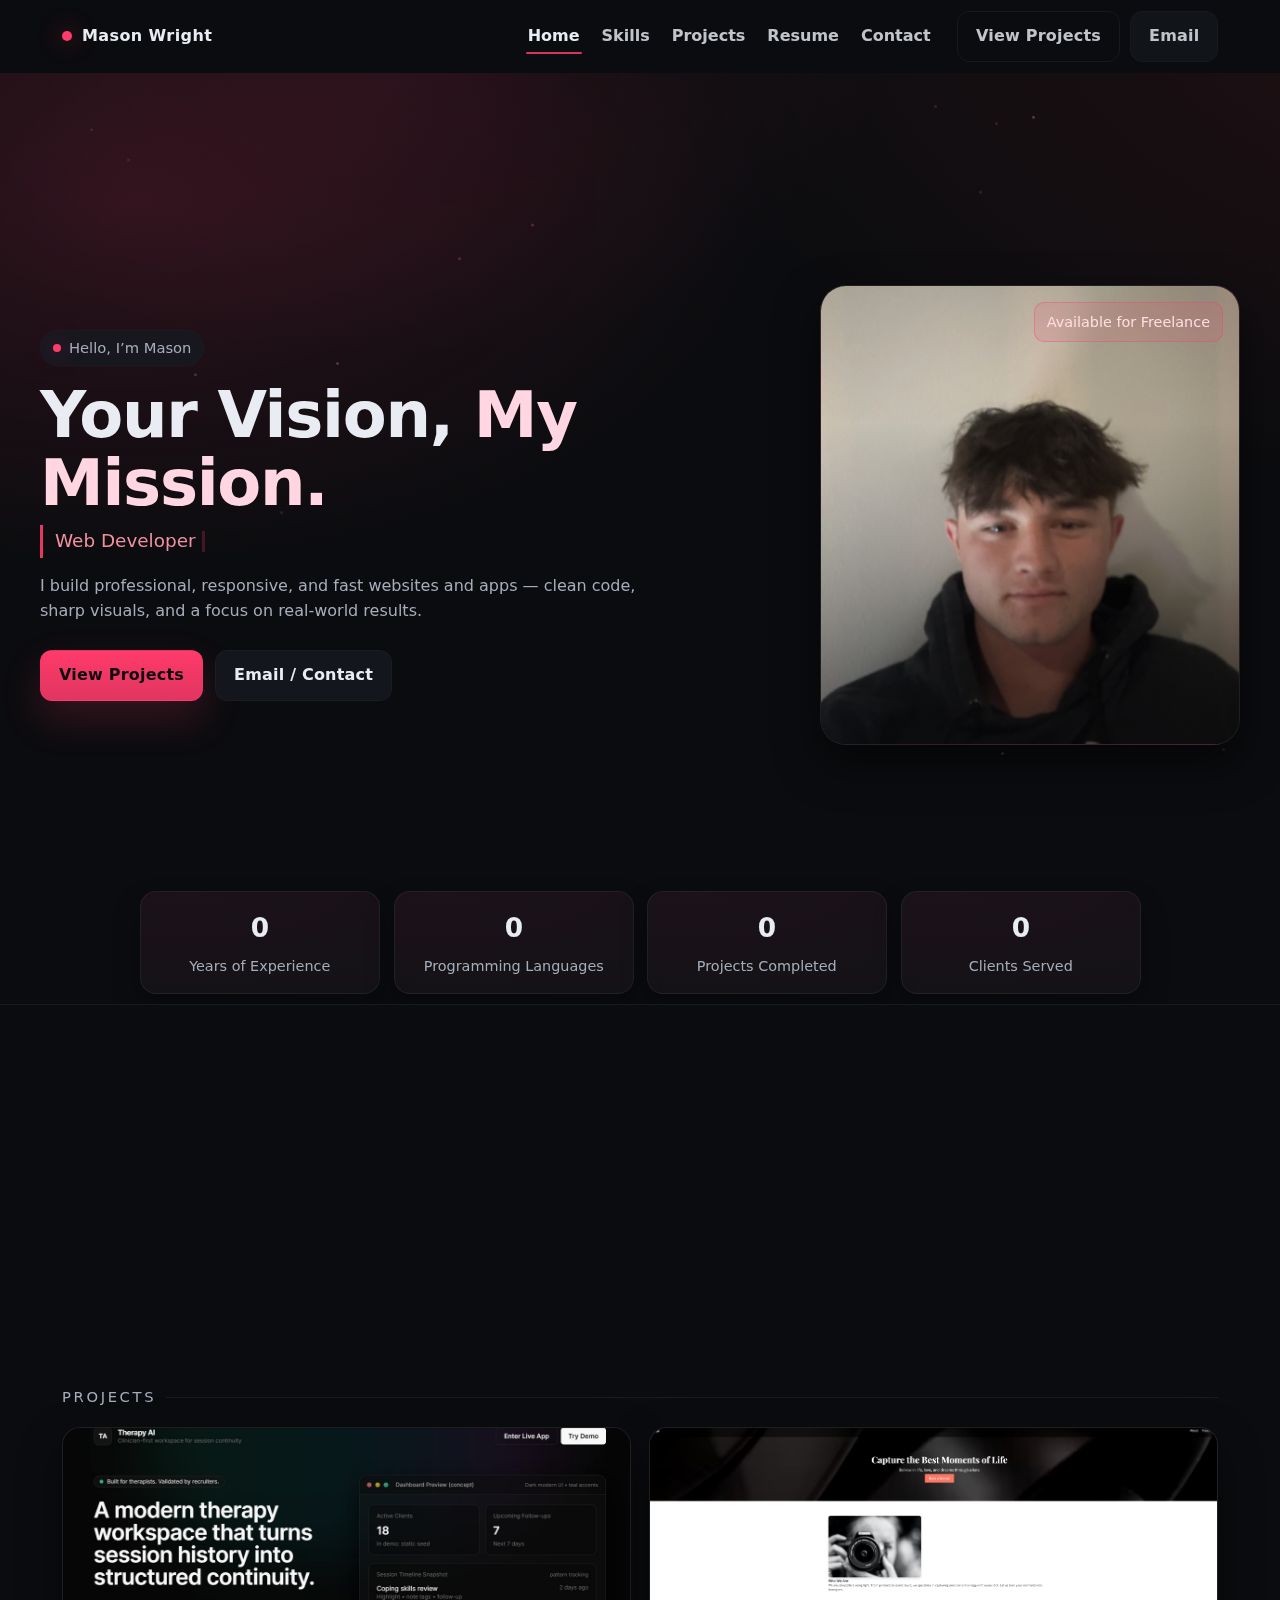
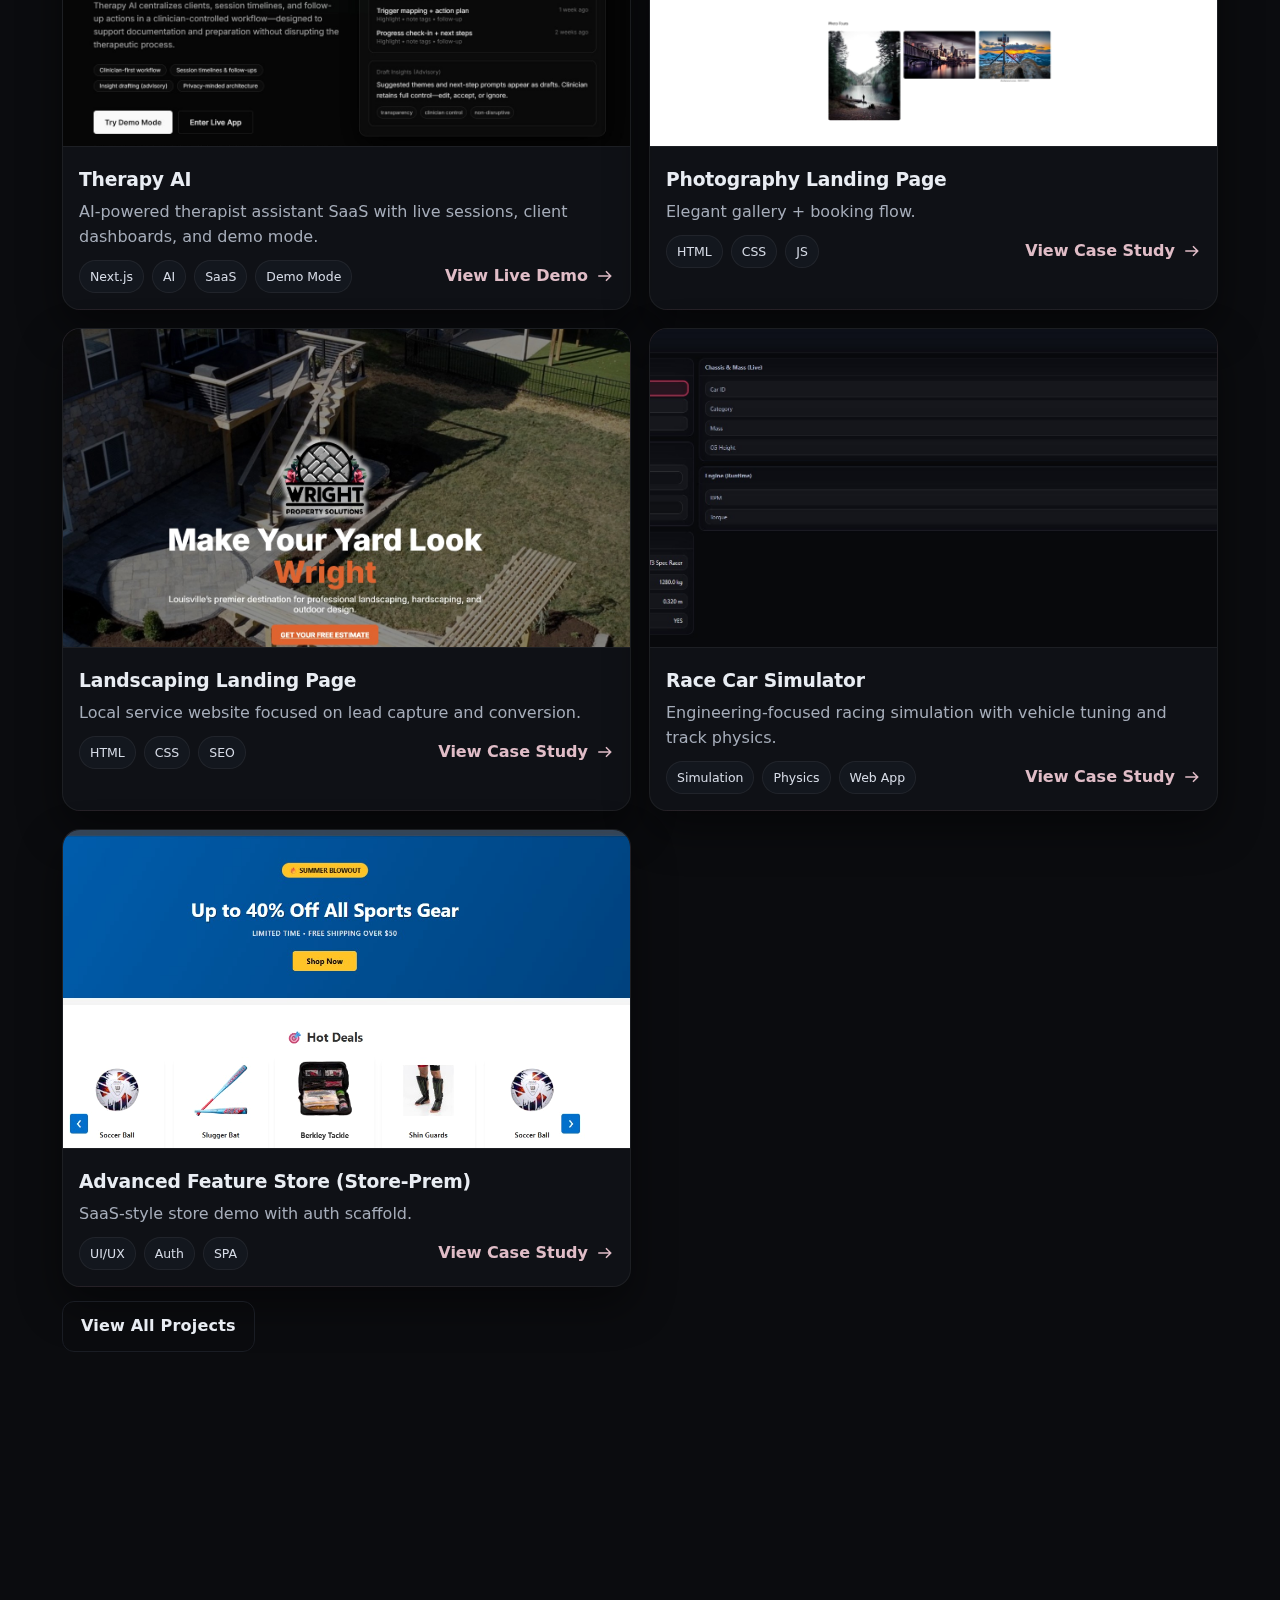
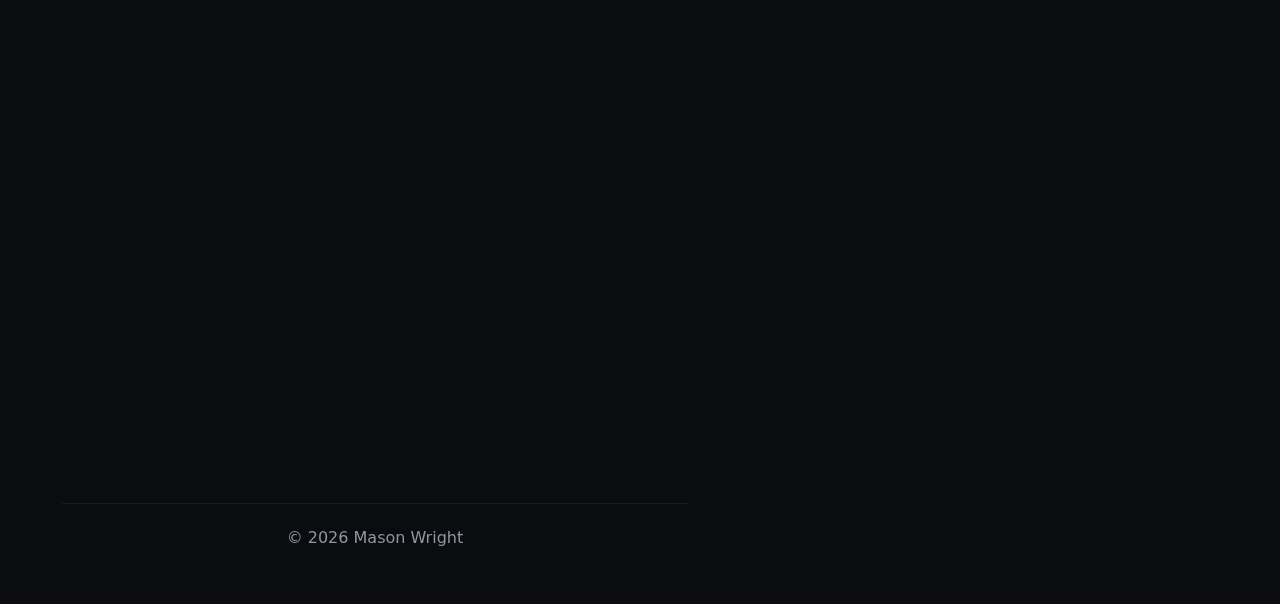
<file: index.html>
<!DOCTYPE html>
<html lang="en">
<head>
  <meta charset="utf-8" />
  <meta name="viewport" content="width=device-width,initial-scale=1" />
  <meta name="color-scheme" content="dark" />
  <meta name="description" content="Mason Wright — cinematic, product-grade portfolio. Frontend, web development, and motion micro-UX." />
  <title>Mason Wright — Portfolio</title>

  <style>
    :root{
      --bg:#0b0c0f;
      --panel:#111318;
      --panel-2:#0f1115;

      --text:#e9edf3;
      --muted:#a6adba;

      /* Accent behaves as light */
      --accent:#ff3b6b;

      --border:#1a1d24;

      --radius:18px;
      --shadow: 0 18px 44px rgba(0,0,0,.55);
      --shadow-soft: 0 10px 26px rgba(0,0,0,.40);

      --ease: cubic-bezier(.2,.8,.2,1);
      --t-fast: 160ms;
      --t-med: 200ms;

      --header-h: 72px;
      --container: 1200px;
    }

    *{ box-sizing:border-box; }
    html{
      scroll-behavior:smooth;
      color-scheme:dark;
      text-rendering:optimizeLegibility;
      -webkit-font-smoothing:antialiased;
      -moz-osx-font-smoothing:grayscale;
    }
    body{
      margin:0;
      background:var(--bg);
      color:var(--text);
      font-family: Inter, system-ui, -apple-system, Segoe UI, Roboto, Arial, sans-serif;
      line-height:1.55;
      overflow-x:hidden;
    }

    a{ color:inherit; text-decoration:none; }
    img{ max-width:100%; display:block; }
    :focus-visible{
      outline:2px solid rgba(255,59,107,.85);
      outline-offset:3px;
      border-radius:10px;
    }

    .container{
      max-width: var(--container);
      margin:0 auto;
      padding:0 22px;
    }

    .muted{ color:var(--muted); }
    .accent{ color:#ffd6e1; } /* keep your original soft accent tint */

    /* Reduce motion */
    @media (prefers-reduced-motion: reduce){
      html{ scroll-behavior:auto; }
      *{
        animation-duration: 0.001ms !important;
        animation-iteration-count: 1 !important;
        transition-duration: 0.001ms !important;
      }
    }

    /* Skip link */
    .skip-link{
      position:absolute;
      left:12px;
      top:-60px;
      z-index:999;
      padding:10px 14px;
      border-radius:999px;
      background:#161a21;
      border:1px solid var(--border);
      color:var(--text);
      transition: transform var(--t-med) var(--ease);
    }
    .skip-link:focus{ transform: translateY(72px); }

    /* Sticky Nav: transparent at top, gains subtle bg on scroll */
    header{
      position:sticky;
      top:0;
      z-index:60;
      background: transparent;
      transition: background var(--t-med) var(--ease), border-color var(--t-med) var(--ease), backdrop-filter var(--t-med) var(--ease);
      border-bottom: 1px solid transparent;
    }
    header.scrolled{
      background: rgba(11,12,15,.72);
      backdrop-filter: blur(10px);
      border-bottom-color: rgba(26,29,36,.92);
    }

    .nav{
      height: var(--header-h);
      display:flex;
      align-items:center;
      justify-content:space-between;
      gap: 18px;
    }

    .brand{
      display:flex;
      align-items:center;
      gap:10px;
      font-weight:800;
      letter-spacing:.4px;
      min-width: 180px;
    }
    .dot{
      width:10px;
      height:10px;
      border-radius:50%;
      background:var(--accent);
      box-shadow: 0 0 22px rgba(255,59,107,.55);
      flex: 0 0 auto;
    }

    header nav{
      display:flex;
      align-items:center;
      gap: 18px;
      flex-wrap: wrap;
      justify-content:flex-end;
    }

    header nav a{
      opacity:.82;
      position:relative;
      padding: 10px 2px;
      transition: opacity var(--t-fast) var(--ease), transform var(--t-fast) var(--ease);
      font-weight: 600;
    }
    header nav a:hover{ opacity:1; transform: translateY(-1px); }
    header nav a.active{ opacity: 1; }

    header nav a.active::after{
      content:"";
      position:absolute;
      left:0;
      right:0;
      bottom:4px;
      height:2px;
      background: rgba(255,59,107,.85);
      border-radius:2px;
    }

    .nav-cta{
      display:flex;
      align-items:center;
      gap:10px;
      margin-left: 6px;
    }

    /* Buttons */
    .btn{
      display:inline-flex;
      align-items:center;
      justify-content:center;
      gap:10px;
      padding:12px 18px;
      border-radius:12px;
      border:1px solid var(--border);
      background: rgba(22,26,33,.76);
      color:var(--text);
      font-weight:700;
      letter-spacing:.2px;
      transition: transform var(--t-med) var(--ease), background var(--t-med) var(--ease), border-color var(--t-med) var(--ease), box-shadow var(--t-med) var(--ease);
      user-select:none;
      -webkit-tap-highlight-color: transparent;
      will-change: transform;
    }
    .btn:hover{
      transform: translateY(-2px);
      border-color: rgba(255,255,255,.10);
      background: rgba(22,26,33,.92);
      box-shadow: var(--shadow-soft);
    }
    .btn:active{ transform: translateY(0px); }

    .btn.primary{
      background: linear-gradient(180deg, rgba(255,59,107,1) 0%, rgba(255,59,107,.88) 100%);
      border-color: transparent;
      color: #0b0c0f;
      box-shadow: 0 18px 40px rgba(255,59,107,.18);
    }
    .btn.primary:hover{
      box-shadow: 0 22px 54px rgba(255,59,107,.22);
      background: linear-gradient(180deg, rgba(255,59,107,1) 0%, rgba(255,59,107,.92) 100%);
    }

    .btn.ghost{
      background: transparent;
    }

    /* Sections */
    section{ scroll-margin-top: calc(var(--header-h) + 18px); }

    .section-title{
      display:flex;
      align-items:center;
      gap:10px;
      margin:56px 0 18px;
      color:var(--muted);
      text-transform:uppercase;
      letter-spacing:.18em;
      font-size:.92rem;
    }
    .line{ flex:1; height:1px; background: rgba(26,29,36,.92); }

    /* HERO */
    .hero{
      position:relative;
      overflow:hidden;
      border-bottom:1px solid rgba(26,29,36,.92);
    }

    /* Directional lighting: top-left → dark right */
    .spark{
      position:absolute;
      inset:0;
      pointer-events:none;
      background:
        radial-gradient(1100px 620px at 10% 14%, rgba(255,59,107,.14), transparent 58%),
        radial-gradient(900px 520px at 30% 0%, rgba(255,59,107,.08), transparent 55%),
        radial-gradient(1400px 820px at 120% -10%, rgba(255,59,59,.10), transparent 64%),
        linear-gradient(90deg, rgba(11,12,15,0) 0%, rgba(11,12,15,.55) 56%, rgba(11,12,15,.86) 100%);
    }

    .noise{
      position:absolute;
      inset:-40%;
      pointer-events:none;
      opacity:.10;
      mix-blend-mode: overlay;
      background-image:
        radial-gradient(circle at 20% 30%, rgba(255,255,255,.08) 0 1px, transparent 1px 100%),
        radial-gradient(circle at 60% 70%, rgba(255,255,255,.06) 0 1px, transparent 1px 100%);
      background-size: 180px 180px;
      transform: rotate(8deg);
      filter: blur(.2px);
    }

    .particles{ position:absolute; inset:0; pointer-events:none; opacity:.75; }
    .particle{
      position:absolute;
      width:3px;
      height:3px;
      border-radius:50%;
      background:#ff8aa7;
      opacity:.35;
      animation: float 16s linear infinite;
    }
    @keyframes float{
      from{ transform: translateY(0); }
      to{ transform: translateY(-160vh); }
    }

    .hero .wrap{
      position:relative;
      z-index:2;
      display:grid;
      grid-template-columns: 1.15fr 0.85fr; /* keep intent */
      align-items: center;
      gap: 44px;
      padding: 96px 0 40px;
      min-height: calc(100svh - var(--header-h));
    }

    /* Left column intentionally dominant */
    .left-col{
      max-width: 64ch;
    }

    .hello{
      display:inline-flex;
      align-items:center;
      gap:8px;
      padding:6px 12px;
      border-radius:999px;
      background: rgba(22,26,33,.78);
      border:1px solid rgba(26,29,36,.92);
      color:var(--muted);
      font-size:.92rem;
      backdrop-filter: blur(8px);
    }
    .hello .dot{ width:8px; height:8px; }

    h1.title{
      font-size: clamp(34px, 6.4vw, 64px);
      line-height:1.05;
      margin: 16px 0 8px;
      letter-spacing: -0.02em;
    }

    /* Typewriter: ONLY role line */
    .role{
      font-size: 1.15rem;
      color: rgba(255,152,170,.95);
      margin: 0 0 16px;
      border-left: 3px solid rgba(255,59,107,.9);
      padding-left: 12px;
      min-height: 1.8em;
      display:flex;
      align-items:center;
      gap: 6px;
    }
    .sub{
      color: var(--muted);
      margin: 0 0 26px;
      max-width: 62ch;
    }

    .cta{
      display:flex;
      gap:12px;
      flex-wrap:wrap;
      align-items:center;
    }

    /* Right side intentionally quiet */
    .portrait{
      position: relative;
      min-height: 460px;
      max-width: 420px;
      width:100%;
      justify-self: end;
      border-radius: 26px;
      overflow: hidden;
      box-shadow: var(--shadow);
      background:
        radial-gradient(900px 440px at 100% 0%, rgba(255,59,107,.18), transparent 60%),
        #0f1116;
      border: 1px solid rgba(255,255,255,.06);
    }
    .portrait::after{
      content:"";
      position:absolute;
      inset:0;
      pointer-events:none;
      background: linear-gradient(180deg, rgba(11,12,15,0) 30%, rgba(11,12,15,.60) 100%);
    }
    .portrait img{
      position:absolute;
      inset:0;
      width:100%;
      height:100%;
      object-fit:cover;
      filter:saturate(.95) contrast(1.02);
      transform: scale(1.01);
    }
    .portrait .badge{
      position:absolute;
      right:16px;
      top:16px;
      z-index:2;
      background: rgba(255,59,107,.12);
      border:1px solid rgba(255,59,107,.35);
      color:#ffdede;
      padding:8px 12px;
      border-radius:10px;
      font-size:.9rem;
      backdrop-filter: blur(8px);
    }

    /* Stats strip: floating cards, minimal borders, subtle hover */
    .stats{
      position: relative;
      z-index: 2;
      display:grid;
      grid-template-columns:repeat(4,1fr);
      gap: 14px;
      margin: -10px auto 0;
      max-width: 1000px;
      padding-bottom: 10px;
    }

    .stat{
      background:
        radial-gradient(900px 260px at 20% 0%, rgba(255,59,107,.06), transparent 60%),
        rgba(17,19,24,.66);
      border: 1px solid rgba(255,255,255,.06);
      border-radius: 16px;
      padding: 16px 12px;
      text-align:center;
      backdrop-filter: blur(10px);
      box-shadow: 0 14px 28px rgba(0,0,0,.30);
      transition: transform var(--t-med) var(--ease), box-shadow var(--t-med) var(--ease), border-color var(--t-med) var(--ease);
      will-change: transform;
    }
    .stat:hover{
      transform: translateY(-3px);
      border-color: rgba(255,255,255,.10);
      box-shadow: 0 18px 40px rgba(0,0,0,.38);
    }
    .num{ font-weight: 850; font-size: 1.65rem; letter-spacing: -0.01em; }
    .lab{ color: var(--muted); font-size: .9rem; margin-top: 6px; }

    /* Services: 3 cards, recessed feel */
    .services{
      display:grid;
      grid-template-columns: repeat(3, 1fr);
      gap: 16px;
      margin-top: 6px;
    }
    .svc{
      background:
        linear-gradient(180deg, rgba(15,17,21,.82) 0%, rgba(15,17,21,.62) 100%);
      border: 1px solid rgba(255,255,255,.06);
      border-radius: 18px;
      padding: 18px;
      box-shadow: inset 0 1px 0 rgba(255,255,255,.04), 0 16px 34px rgba(0,0,0,.35);
      transition: transform var(--t-med) var(--ease), border-color var(--t-med) var(--ease), box-shadow var(--t-med) var(--ease);
      will-change: transform;
      min-height: 170px;
    }
    .svc:hover{
      transform: translateY(-3px);
      border-color: rgba(255,255,255,.10);
      box-shadow: inset 0 1px 0 rgba(255,255,255,.05), 0 20px 48px rgba(0,0,0,.42);
    }
    .svc .ico{
      width:44px;
      height:44px;
      border-radius: 12px;
      display:grid;
      place-items:center;
      background: rgba(255,59,107,.10);
      border: 1px solid rgba(255,59,107,.28);
      margin-bottom: 10px;
    }
    .svc svg{ width:20px; height:20px; fill: rgba(255,59,107,.92); }
    .svc h3{ margin: 4px 0 8px; letter-spacing: -0.01em; }
    .svc p{ margin: 0; color: var(--muted); }

    /* Projects */
    .projects{
      display:grid;
      grid-template-columns: 1fr 1fr;
      gap: 18px;
      margin-top: 6px;
    }
    .card{
      background:
        radial-gradient(900px 260px at 20% 0%, rgba(255,59,107,.05), transparent 58%),
        rgba(17,19,24,.78);
      border: 1px solid rgba(255,255,255,.06);
      border-radius: 18px;
      overflow:hidden;
      box-shadow: 0 18px 44px rgba(0,0,0,.45);
      transition: transform var(--t-med) var(--ease), box-shadow var(--t-med) var(--ease), border-color var(--t-med) var(--ease);
      will-change: transform;
    }
    .card:hover{
      transform: translateY(-5px);
      border-color: rgba(255,255,255,.10);
      box-shadow: 0 24px 56px rgba(0,0,0,.55);
    }
    .thumb{
      position:relative;
      aspect-ratio:16/9;
      background:#0f1217;
      border-bottom:1px solid rgba(255,255,255,.06);
      overflow:hidden;
    }
    .thumb img{
      width:100%;
      height:100%;
      object-fit:cover;
      transform: scale(1.01);
      transition: transform var(--t-med) var(--ease), filter var(--t-med) var(--ease);
      filter: saturate(.95) contrast(1.03);
    }
    .card:hover .thumb img{ transform: scale(1.05); filter: saturate(1) contrast(1.05); }

    .card-body{ padding: 16px; }
    .card-body h3{ margin: 2px 0 6px; letter-spacing: -0.01em; }
    .card-body p{ margin:0; color: var(--muted); }

    .card-meta{
      display:flex;
      align-items:center;
      justify-content:space-between;
      gap: 12px;
      margin-top: 10px;
    }

    .chips{
      display:flex;
      gap: 8px;
      flex-wrap:wrap;
      margin: 0;
      padding: 0;
      list-style:none;
    }
    .chip{
      font-size:.78rem;
      padding: 6px 10px;
      border-radius:999px;
      background: rgba(22,26,33,.78);
      border:1px solid rgba(255,255,255,.06);
      color:#d6dbe6;
    }

    .case-link{
      display:inline-flex;
      align-items:center;
      gap:8px;
      font-weight: 700;
      color: rgba(255,214,225,.95);
      opacity:.92;
      transition: opacity var(--t-fast) var(--ease), transform var(--t-fast) var(--ease);
      white-space: nowrap;
    }
    .case-link:hover{ opacity:1; transform: translateY(-1px); }
    .case-link .arrow{
      width: 18px;
      height: 18px;
      flex: 0 0 auto;
      fill: rgba(255,214,225,.95);
    }

    .projects-actions{
      display:flex;
      justify-content:flex-start;
      margin-top: 14px;
    }

    /* Resume */
    .timeline{
      display:grid;
      grid-template-columns: 1fr 1fr;
      gap: 16px;
      margin-top: 6px;
    }
    .item{
      background:
        linear-gradient(180deg, rgba(17,19,24,.84) 0%, rgba(17,19,24,.64) 100%);
      border: 1px solid rgba(255,255,255,.06);
      border-radius: 18px;
      padding: 16px;
      box-shadow: inset 0 1px 0 rgba(255,255,255,.04);
    }
    .when{ color: rgba(255,179,192,.95); font-size:.9rem; }
    .what{ font-weight: 800; margin-top: 2px; letter-spacing: -0.01em; }
    .where{ color: var(--muted); margin-top: 2px; }

    /* Contact */
    .contact{
      display:grid;
      grid-template-columns: 1.1fr .9fr;
      gap: 18px;
      margin-top: 6px;
    }
    .panel{
      background:
        radial-gradient(900px 280px at 20% 0%, rgba(255,59,107,.05), transparent 60%),
        rgba(17,19,24,.76);
      border: 1px solid rgba(255,255,255,.06);
      border-radius: 18px;
      padding: 18px;
      box-shadow: 0 18px 44px rgba(0,0,0,.36);
    }

    .contact-pills{
      display:flex;
      gap: 10px;
      flex-wrap:wrap;
      margin-top: 12px;
    }
    .pill{
      display:inline-flex;
      align-items:center;
      gap: 10px;
      padding: 10px 14px;
      border-radius: 999px;
      background: rgba(22,26,33,.76);
      border: 1px solid rgba(255,255,255,.06);
      transition: transform var(--t-med) var(--ease), border-color var(--t-med) var(--ease), background var(--t-med) var(--ease);
      font-weight: 650;
    }
    .pill:hover{
      transform: translateY(-2px);
      border-color: rgba(255,255,255,.10);
      background: rgba(22,26,33,.92);
    }
    .pill svg{ width:18px; height:18px; fill:#cfd6e4; }

    /* Scroll reveal */
    .reveal{
      opacity: 0;
      transform: translateY(14px);
      transition: opacity 520ms var(--ease), transform 520ms var(--ease);
    }
    .reveal.show{ opacity:1; transform:none; }

    /* Back to top */
    #topBtn{
      position:fixed;
      right: 18px;
      bottom: 18px;
      border: 0;
      border-radius: 999px;
      padding: 12px 14px;
      background: var(--accent);
      color: #0b0c0f;
      font-weight: 900;
      box-shadow: var(--shadow);
      display:none;
      cursor:pointer;
      transition: transform var(--t-med) var(--ease), opacity var(--t-med) var(--ease);
    }
    #topBtn:hover{ transform: translateY(-2px); }

    /* Footer */
    footer{
      border-top: 1px solid rgba(26,29,36,.92);
      text-align:center;
      color: #8f96a3;
      padding: 22px 0;
      margin-top: 34px;
    }

    /* Responsive */
    @media (max-width: 1000px){
      .hero .wrap{
        grid-template-columns: 1fr;
        gap: 26px;
        padding: 86px 0 34px;
        min-height: auto;
      }
      .portrait{
        justify-self: start;
        max-width: 560px;
        min-height: 420px;
      }
      .services{ grid-template-columns: 1fr; }
      .projects{ grid-template-columns: 1fr; }
      .timeline{ grid-template-columns: 1fr; }
      .contact{ grid-template-columns: 1fr; }
      .stats{ grid-template-columns: repeat(2, 1fr); margin-top: 6px; }
      header nav{ gap: 12px; }
      .nav-cta{ width: 100%; justify-content:flex-start; margin-left: 0; }
      .brand{ min-width: auto; }
    }

    @media (max-width: 540px){
      .cta{ flex-direction: column; align-items: stretch; }
      .btn{ width: 100%; }
      .stats{ grid-template-columns: 1fr; }
      header nav a{ padding: 8px 2px; }
    }
  </style>
</head>

<body>
  <a class="skip-link" href="#home">Skip to content</a>

  <header id="siteHeader" aria-label="Primary">
    <div class="container nav">
      <div class="brand" aria-label="Site brand">
        <span class="dot" aria-hidden="true"></span>
        <span>Mason Wright</span>
      </div>

      <nav aria-label="Site navigation">
        <a class="active" href="#home">Home</a>
        <a href="#services">Skills</a>
        <a href="#projects">Projects</a>
        <a href="#resume">Resume</a>
        <a href="#contact">Contact</a>

        <span class="nav-cta" aria-label="Primary actions">
          <a class="btn ghost" href="#projects">View Projects</a>
          <a class="btn" href="mailto:mason05.wright@gmail.com">Email</a>
        </span>
      </nav>
    </div>
  </header>

  <!-- HERO -->
  <section id="home" class="hero" aria-label="Hero">
    <div class="spark" aria-hidden="true"></div>
    <div class="noise" aria-hidden="true"></div>
    <div class="particles" id="particles" aria-hidden="true"></div>

    <div class="container wrap">
      <!-- LEFT COLUMN: text -->
      <div class="reveal left-col">
        <span class="hello"><span class="dot" aria-hidden="true"></span> Hello, I’m Mason</span>

        <!-- Static headline (no animation) -->
        <h1 class="title">Your Vision, <span class="accent">My Mission.</span></h1>

        <!-- Typewriter ONLY here -->
        <p class="role" aria-label="Role line">
          <span id="typing" aria-live="polite"></span>
          <span id="caret" aria-hidden="true" style="border-left:3px solid rgba(255,59,107,.9);height:1.15em"></span>
        </p>

        <p class="sub">
          I build professional, responsive, and fast websites and apps — clean code, sharp visuals, and a focus on real-world results.
        </p>

        <div class="cta" aria-label="Hero actions">
          <a class="btn primary" href="#projects">View Projects</a>
          <a class="btn" href="mailto:mason05.wright@gmail.com">Email / Contact</a>
        </div>
      </div>

      <!-- RIGHT COLUMN: intentionally quiet -->
      <div class="portrait reveal" aria-label="Portrait">
        <img src="images/profile.jpg" alt="Mason Wright headshot" />
        <span class="badge">Available for Freelance</span>
      </div>
    </div>

    <!-- STATS STRIP -->
    <div class="container" aria-label="Stats strip">
      <div class="stats">
        <div class="stat">
          <div class="num" data-count="3">0</div>
          <div class="lab">Years of Experience</div>
        </div>
        <div class="stat">
          <div class="num" data-count="6">0</div>
          <div class="lab">Programming Languages</div>
        </div>
        <div class="stat">
          <div class="num" data-count="15">0</div>
          <div class="lab">Projects Completed</div>
        </div>
        <div class="stat">
          <div class="num" data-count="3">0</div>
          <div class="lab">Clients Served</div>
        </div>
      </div>
    </div>
  </section>

 <!-- SERVICES / SKILLS -->
<section id="services" class="container" aria-label="Skills and services">
  <div class="section-title reveal">
    <span>Skills</span>
    <div class="line" aria-hidden="true"></div>
  </div>

  <div class="services">
    <div class="svc reveal">
      <div class="ico" aria-hidden="true">
        <svg viewBox="0 0 24 24"><path d="M3 4h18v4H3V4zm0 6h18v4H3v-4zm0 6h18v4H3v-4z"/></svg>
      </div>
      <h3>Frontend / Product Engineering</h3>
      <p>
        Type-safe, component-driven interfaces built with semantic HTML,
        modern JavaScript/TypeScript, and clear data flow between UI and APIs.
      </p>
    </div>

    <div class="svc reveal">
      <div class="ico" aria-hidden="true">
        <svg viewBox="0 0 24 24"><path d="M4 5h16v6H4V5zm0 8h16v6H4v-6z"/></svg>
      </div>
      <h3>Web & Application Development</h3>
      <p>
        End-to-end web applications with responsive layouts, performance awareness,
        and backend integration through RESTful services.
      </p>
    </div>

    <div class="svc reveal">
      <div class="ico" aria-hidden="true">
        <svg viewBox="0 0 24 24"><path d="M12 2l1.8 5.6L20 9l-5.2 3.4L16.6 18 12 14.8 7.4 18l1.8-5.6L4 9l6.2-1.4L12 2z"/></svg>
      </div>
      <h3>Motion & Micro-UX</h3>
      <p>
        Purposeful motion systems that reinforce hierarchy, state changes,
        and user intent—designed to clarify, not distract.
      </p>
    </div>
  </div>
</section>


<!-- FEATURED PROJECTS -->
<section id="projects" class="container" aria-label="Featured projects">
  <div class="section-title">
    <span>Projects</span>
    <div class="line" aria-hidden="true"></div>
  </div>

  <div class="projects">

    <!-- Therapy AI -->
    <a class="card" href="https://therapy-ai-alpha.vercel.app" target="_blank" rel="noopener"
       aria-label="Open Therapy AI SaaS Demo">
      <div class="thumb">
        <img src="images/Therapy.jpg" alt="Therapy AI dashboard preview" />
      </div>
      <div class="card-body">
        <h3>Therapy AI</h3>
        <p>AI-powered therapist assistant SaaS with live sessions, client dashboards, and demo mode.</p>

        <div class="card-meta" aria-label="Project meta">
          <ul class="chips" aria-label="Stack tags">
            <li class="chip">Next.js</li>
            <li class="chip">AI</li>
            <li class="chip">SaaS</li>
            <li class="chip">Demo Mode</li>
          </ul>

          <span class="case-link" aria-label="View live demo">
            View Live Demo
            <svg class="arrow" viewBox="0 0 24 24" aria-hidden="true">
              <path d="M14 5l7 7-7 7-1.4-1.4 4.6-4.6H3v-2h14.2l-4.6-4.6L14 5z"/>
            </svg>
          </span>
        </div>
      </div>
    </a>

    <!-- Photography -->
    <a class="card" href="https://photography-site-ruddy.vercel.app/" target="_blank" rel="noopener"
       aria-label="Open Photography Landing Page">
      <div class="thumb">
        <img src="images/photography.jpg" alt="Photography Landing Page thumbnail" />
      </div>
      <div class="card-body">
        <h3>Photography Landing Page</h3>
        <p>Elegant gallery + booking flow.</p>

        <div class="card-meta" aria-label="Project meta">
          <ul class="chips" aria-label="Stack tags">
            <li class="chip">HTML</li>
            <li class="chip">CSS</li>
            <li class="chip">JS</li>
          </ul>

          <span class="case-link" aria-label="View case study">
            View Case Study
            <svg class="arrow" viewBox="0 0 24 24" aria-hidden="true">
              <path d="M14 5l7 7-7 7-1.4-1.4 4.6-4.6H3v-2h14.2l-4.6-4.6L14 5z"/>
            </svg>
          </span>
        </div>
      </div>
    </a>

    <!-- Landscaping Landing Page -->
    <a class="card" href="https://wrights-prop-sol.vercel.app/"
       aria-label="Landscaping Business Landing Page">
      <div class="thumb">
        <img src="images/Landscape.jpg" alt="Landscaping business landing page preview" />
      </div>
      <div class="card-body">
        <h3>Landscaping Landing Page</h3>
        <p>Local service website focused on lead capture and conversion.</p>

        <div class="card-meta" aria-label="Project meta">
          <ul class="chips" aria-label="Stack tags">
            <li class="chip">HTML</li>
            <li class="chip">CSS</li>
            <li class="chip">SEO</li>
          </ul>

          <span class="case-link">
            View Case Study
            <svg class="arrow" viewBox="0 0 24 24" aria-hidden="true">
              <path d="M14 5l7 7-7 7-1.4-1.4 4.6-4.6H3v-2h14.2l-4.6-4.6L14 5z"/>
            </svg>
          </span>
        </div>
      </div>
    </a>

    <!-- Racing Simulator -->
    <a class="card" href="https://racesim-nine.vercel.app/"
       aria-label="Race Car Simulation Platform">
      <div class="thumb">
        <img src="images/race.jpg" alt="Race car simulation interface preview" />
      </div>
      <div class="card-body">
        <h3>Race Car Simulator</h3>
        <p>Engineering-focused racing simulation with vehicle tuning and track physics.</p>

        <div class="card-meta" aria-label="Project meta">
          <ul class="chips" aria-label="Stack tags">
            <li class="chip">Simulation</li>
            <li class="chip">Physics</li>
            <li class="chip">Web App</li>
          </ul>

          <span class="case-link">
            View Case Study
            <svg class="arrow" viewBox="0 0 24 24" aria-hidden="true">
              <path d="M14 5l7 7-7 7-1.4-1.4 4.6-4.6H3v-2h14.2l-4.6-4.6L14 5z"/>
            </svg>
          </span>
        </div>
      </div>
    </a>

    <!-- Store-Prem -->
    <a class="card" href="https://store-prem.vercel.app/" target="_blank" rel="noopener"
       aria-label="Open Advanced Feature Store (Store-Prem)">
      <div class="thumb">
        <img src="images/store.jpg" alt="Advanced Feature Store (Store-Prem) thumbnail" />
      </div>
      <div class="card-body">
        <h3>Advanced Feature Store (Store-Prem)</h3>
        <p>SaaS-style store demo with auth scaffold.</p>

        <div class="card-meta" aria-label="Project meta">
          <ul class="chips" aria-label="Stack tags">
            <li class="chip">UI/UX</li>
            <li class="chip">Auth</li>
            <li class="chip">SPA</li>
          </ul>

          <span class="case-link" aria-label="View case study">
            View Case Study
            <svg class="arrow" viewBox="0 0 24 24" aria-hidden="true">
              <path d="M14 5l7 7-7 7-1.4-1.4 4.6-4.6H3v-2h14.2l-4.6-4.6L14 5z"/>
            </svg>
          </span>
        </div>
      </div>
    </a>

  </div>

  <!-- Projects CTA -->
  <div class="projects-actions">
    <a class="btn ghost" href="gallery.html" aria-label="Open all projects gallery">
      View All Projects
    </a>
  </div>
</section>


  <!-- RESUME -->
  <section id="resume" class="container" aria-label="Resume">
    <div class="section-title reveal"><span>Resume</span><div class="line" aria-hidden="true"></div></div>
    <div class="timeline">
      <div class="item reveal">
        <div class="when">Aug 2025 – Present</div>
        <div class="what">Front Line Supervisor</div>
        <div class="where">UPS — Louisville, KY</div>
      </div>
      <div class="item reveal">
        <div class="when">May 2025 – Aug 2025</div>
        <div class="what">Package Handler</div>
        <div class="where">UPS — Louisville, KY</div>
      </div>
      <div class="item reveal">
        <div class="when">2024 – Present</div>
        <div class="what">Freelance Developer</div>
        <div class="where">Web projects &amp; prototypes</div>
      </div>
      <div class="item reveal">
        <div class="when">B.S. in Computer Science</div>
        <div class="what">University of Louisville</div>
        <div class="where">Class of 2027 (expected)</div>
      </div>
    </div>
  </section>

  <!-- CONTACT -->
  <section id="contact" class="container" style="margin-bottom:32px" aria-label="Contact">
    <div class="section-title reveal"><span>Contact</span><div class="line" aria-hidden="true"></div></div>

    <div class="contact">
      <div class="panel reveal">
        <h3>Let’s build something great.</h3>
        <p class="muted">I’m quick to reply and open to freelance, internships, and collabs.</p>

        <div class="contact-pills">
          <a class="pill" href="mailto:mason05.wright@gmail.com" title="Email">
            <svg viewBox="0 0 24 24" aria-hidden="true"><path d="M20 4H4c-1.1 0-2 .9-2 2v12a2 2 0 002 2h16a2 2 0 002-2V6a2 2 0 00-2-2zm0 4l-8 5L4 8V6l8 5 8-5v2z"/></svg>
            Email Me
          </a>

          <a class="pill" target="_blank" rel="noopener"
             href="https://mail.google.com/mail/?view=cm&to=mason05.wright@gmail.com&su=Portfolio%20Inquiry&body=Hi%20Mason,%20I%20saw%20your%20portfolio%20and..."
             title="Gmail Compose">
            <svg viewBox="0 0 24 24" aria-hidden="true"><path d="M12 3l8 5v11H4V8l8-5zm0 2.2L6 9v8h12V9l-6-3.8z"/></svg>
            Compose in Gmail
          </a>

          <a class="pill" href="#projects" title="Work">
            <svg viewBox="0 0 24 24" aria-hidden="true"><path d="M10 4h4l1 2h4a2 2 0 012 2v10a2 2 0 01-2 2H5a2 2 0 01-2-2V8a2 2 0 012-2h4l1-2z"/></svg>
            See Projects
          </a>
        </div>
      </div>

 <div class="panel reveal">
  <h3>Currently Learning</h3>
  <p class="muted">
    Type-safe full-stack development with TypeScript, Spring Boot backend systems,
    Angular (enterprise UI), REST API design, and AI-assisted developer tooling.
  </p>
  <ul class="chips" style="margin-top:10px" aria-label="Learning tags">
    <li class="chip">TypeScript</li>
    <li class="chip">Spring Boot</li>
    <li class="chip">Java (Backend)</li>
    <li class="chip">Angular</li>
    <li class="chip">REST APIs</li>
    <li class="chip">AI Tooling (DX)</li>
  </ul>
</div>

  <footer>© <span id="y"></span> Mason Wright</footer>
  <button id="topBtn" aria-label="Back to top">↑</button>

  <script>
    (function () {
      const prefersReduced = window.matchMedia && window.matchMedia('(prefers-reduced-motion: reduce)').matches;

      // ===== Header transparency -> subtle bg on scroll =====
      const header = document.getElementById('siteHeader');
      const onScrollHeader = () => {
        if (!header) return;
        header.classList.toggle('scrolled', window.scrollY > 10);
      };
      onScrollHeader();
      window.addEventListener('scroll', onScrollHeader, { passive: true });

      // ===== Typing Text (calm, 3–4 short phrases) =====
      const roles = ["Web Developer", "UI/UX-minded Engineer", "Problem Solver", "Student @ UofL"];
      const typingEl = document.getElementById('typing');
      const caret = document.getElementById('caret');

      if (typingEl) {
        if (prefersReduced) {
          // Disabled under reduced motion (show first role, hide cursor)
          typingEl.textContent = roles[0];
          if (caret) caret.style.display = 'none';
        } else {
          let r = 0;
          let i = 0;
          let deleting = false;

          const typeSpeed = 42;      // calm
          const deleteSpeed = 26;    // slightly faster than type
          const holdFull = 1100;     // pause at full word
          const holdEmpty = 420;     // pause between words
          const cursorBlink = 520;

          // Cursor blink (subtle)
          if (caret) {
            let visible = true;
            setInterval(() => {
              visible = !visible;
              caret.style.opacity = visible ? '0.85' : '0.25';
            }, cursorBlink);
          }

          const tick = () => {
            const word = roles[r];

            if (!deleting) {
              i++;
              typingEl.textContent = word.slice(0, i);
              if (i >= word.length) {
                deleting = true;
                setTimeout(tick, holdFull);
                return;
              }
              setTimeout(tick, typeSpeed);
            } else {
              i--;
              typingEl.textContent = word.slice(0, Math.max(0, i));
              if (i <= 0) {
                deleting = false;
                r = (r + 1) % roles.length;
                setTimeout(tick, holdEmpty);
                return;
              }
              setTimeout(tick, deleteSpeed);
            }
          };

          tick();
        }
      }

      // ===== Floating particles (disabled under reduced motion) =====
      const pWrap = document.getElementById('particles');
      if (pWrap && !prefersReduced) {
        const count = 36;
        for (let k = 0; k < count; k++) {
          const d = document.createElement('div');
          d.className = 'particle';
          d.style.left = (Math.random() * 100).toFixed(2) + '%';
          d.style.bottom = (Math.random() * 100).toFixed(2) + 'vh';
          d.style.animationDelay = (Math.random() * 12).toFixed(2) + 's';
          d.style.opacity = (0.14 + Math.random() * 0.28).toFixed(2);
          d.style.transform = `translateY(${(Math.random() * -120).toFixed(2)}vh)`;
          pWrap.appendChild(d);
        }
      }

      // ===== Animated counters on view (skip if reduced motion) =====
      const counters = document.querySelectorAll('.num');
      if (!prefersReduced && counters.length) {
        const cObs = new IntersectionObserver(entries => {
          entries.forEach(e => {
            if (!e.isIntersecting) return;
            const el = e.target;
            const end = Number(el.dataset.count || 0);
            let cur = 0;

            const duration = 900;
            const start = performance.now();

            const animate = (t) => {
              const p = Math.min(1, (t - start) / duration);
              const eased = 1 - Math.pow(1 - p, 3);
              cur = Math.round(end * eased);
              el.textContent = String(cur);
              if (p < 1) requestAnimationFrame(animate);
            };

            requestAnimationFrame(animate);
            cObs.unobserve(el);
          });
        }, { threshold: 0.55 });

        counters.forEach(c => cObs.observe(c));
      } else {
        counters.forEach(el => {
          const end = el.getAttribute('data-count');
          if (end) el.textContent = end;
        });
      }

      // ===== Scroll reveal (skip if reduced motion) =====
      const reveals = document.querySelectorAll('.reveal');
      if (!prefersReduced && reveals.length) {
        const rObs = new IntersectionObserver(es => {
          es.forEach(e => {
            if (e.isIntersecting) {
              e.target.classList.add('show');
              rObs.unobserve(e.target);
            }
          });
        }, { threshold: 0.2 });
        reveals.forEach(el => rObs.observe(el));
      } else {
        reveals.forEach(el => el.classList.add('show'));
      }

      // ===== Active nav link =====
      const sections = Array.from(document.querySelectorAll('section[id]'));
      const links = Array.from(document.querySelectorAll('header nav a')).filter(a => (a.getAttribute('href') || '').startsWith('#'));

      if (sections.length && links.length) {
        const aObs = new IntersectionObserver(es => {
          es.forEach(e => {
            if (!e.isIntersecting) return;
            links.forEach(a => a.classList.remove('active'));
            const match = links.find(a => a.getAttribute('href') === '#' + e.target.id);
            if (match) match.classList.add('active');
          });
        }, { threshold: 0.6 });

        sections.forEach(s => aObs.observe(s));
      }

      // ===== Back to top =====
      const topBtn = document.getElementById('topBtn');
      const onScrollTopBtn = () => {
        if (!topBtn) return;
        topBtn.style.display = window.scrollY > 700 ? 'block' : 'none';
      };
      onScrollTopBtn();
      window.addEventListener('scroll', onScrollTopBtn, { passive: true });

      if (topBtn) {
        topBtn.addEventListener('click', () => {
          window.scrollTo({ top: 0, behavior: prefersReduced ? 'auto' : 'smooth' });
        });
      }

      // Footer year
      const y = document.getElementById('y');
      if (y) y.textContent = String(new Date().getFullYear());
    })();
  </script>
</body>
</html>
</file>
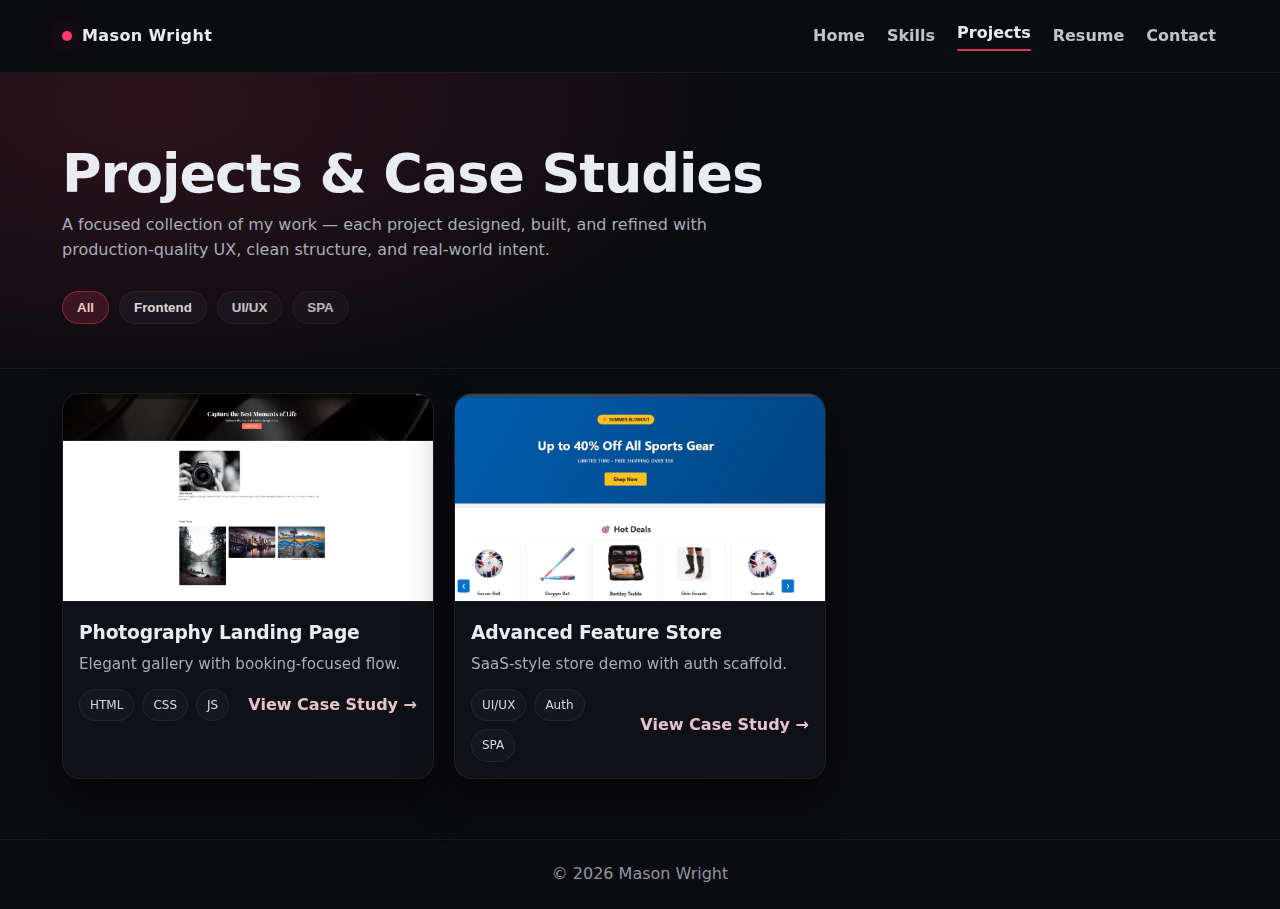
<file: gallery.html>
<!DOCTYPE html>
<html lang="en">
<head>
  <meta charset="utf-8" />
  <meta name="viewport" content="width=device-width,initial-scale=1" />
  <meta name="color-scheme" content="dark" />
  <meta name="description" content="All projects by Mason Wright — frontend, web development, and product-focused case studies." />
  <title>Projects — Mason Wright</title>

  <style>
    :root{
      --bg:#0b0c0f;
      --panel:#111318;
      --panel-2:#0f1115;

      --text:#e9edf3;
      --muted:#a6adba;

      --accent:#ff3b6b;
      --border:#1a1d24;

      --radius:18px;
      --shadow:0 18px 44px rgba(0,0,0,.55);

      --ease:cubic-bezier(.2,.8,.2,1);
      --t-med:200ms;

      --container:1200px;
      --header-h:72px;
    }

    *{box-sizing:border-box}
    html{scroll-behavior:smooth;color-scheme:dark}
    body{
      margin:0;
      background:var(--bg);
      color:var(--text);
      font-family:Inter,system-ui,-apple-system,Segoe UI,Roboto,Arial,sans-serif;
      line-height:1.55;
    }

    a{color:inherit;text-decoration:none}
    img{display:block;max-width:100%}

    :focus-visible{
      outline:2px solid rgba(255,59,107,.9);
      outline-offset:3px;
      border-radius:10px;
    }

    .container{
      max-width:var(--container);
      margin:0 auto;
      padding:0 22px;
    }

    /* Header (shared language with index.html) */
    header{
      position:sticky;
      top:0;
      z-index:60;
      background:rgba(11,12,15,.72);
      backdrop-filter:blur(10px);
      border-bottom:1px solid rgba(26,29,36,.92);
    }

    .nav{
      height:var(--header-h);
      display:flex;
      align-items:center;
      justify-content:space-between;
      gap:18px;
    }

    .brand{
      display:flex;
      align-items:center;
      gap:10px;
      font-weight:800;
      letter-spacing:.4px;
    }

    .dot{
      width:10px;height:10px;border-radius:50%;
      background:var(--accent);
      box-shadow:0 0 22px rgba(255,59,107,.55);
    }

    nav{
      display:flex;
      gap:18px;
      align-items:center;
      flex-wrap:wrap;
    }

    nav a{
      font-weight:600;
      opacity:.82;
      padding:10px 2px;
      transition:opacity var(--t-med) var(--ease),transform var(--t-med) var(--ease);
    }
    nav a:hover{opacity:1;transform:translateY(-1px)}
    nav a.active{opacity:1}
    nav a.active::after{
      content:"";
      display:block;
      height:2px;
      background:rgba(255,59,107,.85);
      margin-top:4px;
      border-radius:2px;
    }

    /* Page header */
    .page-hero{
      padding:72px 0 34px;
      border-bottom:1px solid rgba(26,29,36,.92);
      position:relative;
      overflow:hidden;
    }

    .page-hero::before{
      content:"";
      position:absolute;
      inset:0;
      background:
        radial-gradient(1000px 500px at 12% 10%, rgba(255,59,107,.14), transparent 58%),
        linear-gradient(90deg, rgba(11,12,15,0) 0%, rgba(11,12,15,.65) 55%, rgba(11,12,15,.9) 100%);
      pointer-events:none;
    }

    .page-hero h1{
      position:relative;
      font-size:clamp(32px,5vw,54px);
      line-height:1.08;
      letter-spacing:-0.02em;
      margin:0 0 10px;
    }

    .page-hero p{
      position:relative;
      max-width:64ch;
      color:var(--muted);
      margin:0;
    }

    /* Filters */
    .filters{
      display:flex;
      gap:10px;
      flex-wrap:wrap;
      margin:28px 0 10px;
    }

    .filter{
      padding:8px 14px;
      border-radius:999px;
      border:1px solid rgba(255,255,255,.06);
      background:rgba(22,26,33,.76);
      font-weight:600;
      cursor:pointer;
      transition:transform var(--t-med) var(--ease),background var(--t-med) var(--ease),border-color var(--t-med) var(--ease);
    }

    .filter:hover{
      transform:translateY(-2px);
      background:rgba(22,26,33,.92);
    }

    .filter.active{
      background:rgba(255,59,107,.18);
      border-color:rgba(255,59,107,.45);
      color:#ffdede;
    }

    /* Projects grid */
    .grid{
      display:grid;
      grid-template-columns:repeat(3,1fr);
      gap:20px;
      margin:24px 0 60px;
    }

    .card{
      background:
        radial-gradient(900px 260px at 20% 0%, rgba(255,59,107,.05), transparent 58%),
        rgba(17,19,24,.78);
      border:1px solid rgba(255,255,255,.06);
      border-radius:18px;
      overflow:hidden;
      box-shadow:var(--shadow);
      transition:transform var(--t-med) var(--ease),box-shadow var(--t-med) var(--ease),border-color var(--t-med) var(--ease);
      will-change:transform;
    }

    .card:hover{
      transform:translateY(-5px);
      border-color:rgba(255,255,255,.10);
      box-shadow:0 26px 60px rgba(0,0,0,.6);
    }

    .thumb{
      aspect-ratio:16/9;
      background:#0f1217;
      border-bottom:1px solid rgba(255,255,255,.06);
      overflow:hidden;
    }

    .thumb img{
      width:100%;
      height:100%;
      object-fit:cover;
      transform:scale(1.02);
      transition:transform var(--t-med) var(--ease);
    }

    .card:hover .thumb img{transform:scale(1.08)}

    .body{
      padding:16px;
    }

    .body h3{
      margin:0 0 6px;
      letter-spacing:-0.01em;
    }

    .body p{
      margin:0;
      color:var(--muted);
      font-size:.95rem;
    }

    .meta{
      display:flex;
      justify-content:space-between;
      align-items:center;
      gap:10px;
      margin-top:12px;
    }

    .chips{
      display:flex;
      gap:8px;
      flex-wrap:wrap;
      list-style:none;
      padding:0;
      margin:0;
    }

    .chip{
      font-size:.75rem;
      padding:6px 10px;
      border-radius:999px;
      background:rgba(22,26,33,.78);
      border:1px solid rgba(255,255,255,.06);
      color:#d6dbe6;
    }

    .case{
      font-weight:700;
      color:#ffd6e1;
      white-space:nowrap;
      opacity:.9;
      transition:opacity var(--t-med) var(--ease),transform var(--t-med) var(--ease);
    }

    .case:hover{
      opacity:1;
      transform:translateY(-1px);
    }

    footer{
      border-top:1px solid rgba(26,29,36,.92);
      text-align:center;
      color:#8f96a3;
      padding:22px 0;
    }

    @media (max-width:1000px){
      .grid{grid-template-columns:1fr 1fr}
    }

    @media (max-width:600px){
      .grid{grid-template-columns:1fr}
      nav{gap:12px}
    }
  </style>
</head>
<body>

<header>
  <div class="container nav">
    <div class="brand">
      <span class="dot"></span>
      <span>Mason Wright</span>
    </div>
    <nav>
      <a href="index.html">Home</a>
      <a href="index.html#services">Skills</a>
      <a class="active" href="gallery.html">Projects</a>
      <a href="index.html#resume">Resume</a>
      <a href="index.html#contact">Contact</a>
    </nav>
  </div>
</header>

<main>
  <section class="page-hero">
    <div class="container">
      <h1>Projects & Case Studies</h1>
      <p>
        A focused collection of my work — each project designed, built, and refined
        with production-quality UX, clean structure, and real-world intent.
      </p>

      <div class="filters" aria-label="Project filters">
        <button class="filter active" data-filter="all">All</button>
        <button class="filter" data-filter="frontend">Frontend</button>
        <button class="filter" data-filter="uiux">UI/UX</button>
        <button class="filter" data-filter="spa">SPA</button>
      </div>
    </div>
  </section>

  <section class="container">
    <div class="grid" id="projectGrid">

      <!-- Photography -->
      <a class="card" href="project-photography.html" data-tags="frontend uiux">
        <div class="thumb">
          <img src="images/photography.jpg" alt="Photography Landing Page">
        </div>
        <div class="body">
          <h3>Photography Landing Page</h3>
          <p>Elegant gallery with booking-focused flow.</p>
          <div class="meta">
            <ul class="chips">
              <li class="chip">HTML</li><li class="chip">CSS</li><li class="chip">JS</li>
            </ul>
            <span class="case">View Case Study →</span>
          </div>
        </div>
      </a>

      <!-- Store-Prem -->
      <a class="card" href="https://store-prem.vercel.app/" data-tags="frontend spa uiux">
        <div class="thumb">
          <img src="images/store.jpg" alt="Advanced Feature Store">
        </div>
        <div class="body">
          <h3>Advanced Feature Store</h3>
          <p>SaaS-style store demo with auth scaffold.</p>
          <div class="meta">
            <ul class="chips">
              <li class="chip">UI/UX</li><li class="chip">Auth</li><li class="chip">SPA</li>
            </ul>
            <span class="case">View Case Study →</span>
          </div>
        </div>
      </a>

    </div>
  </section>
</main>

<footer>
  © <span id="y"></span> Mason Wright
</footer>

<script>
  // Footer year
  document.getElementById('y').textContent = new Date().getFullYear();

  // Filtering
  const filters = document.querySelectorAll('.filter');
  const cards = document.querySelectorAll('.card');

  filters.forEach(btn => {
    btn.addEventListener('click', () => {
      filters.forEach(b => b.classList.remove('active'));
      btn.classList.add('active');

      const tag = btn.dataset.filter;

      cards.forEach(card => {
        if (tag === 'all' || card.dataset.tags.includes(tag)) {
          card.style.display = '';
        } else {
          card.style.display = 'none';
        }
      });
    });
  });
</script>

</body>
</html>
</file>
